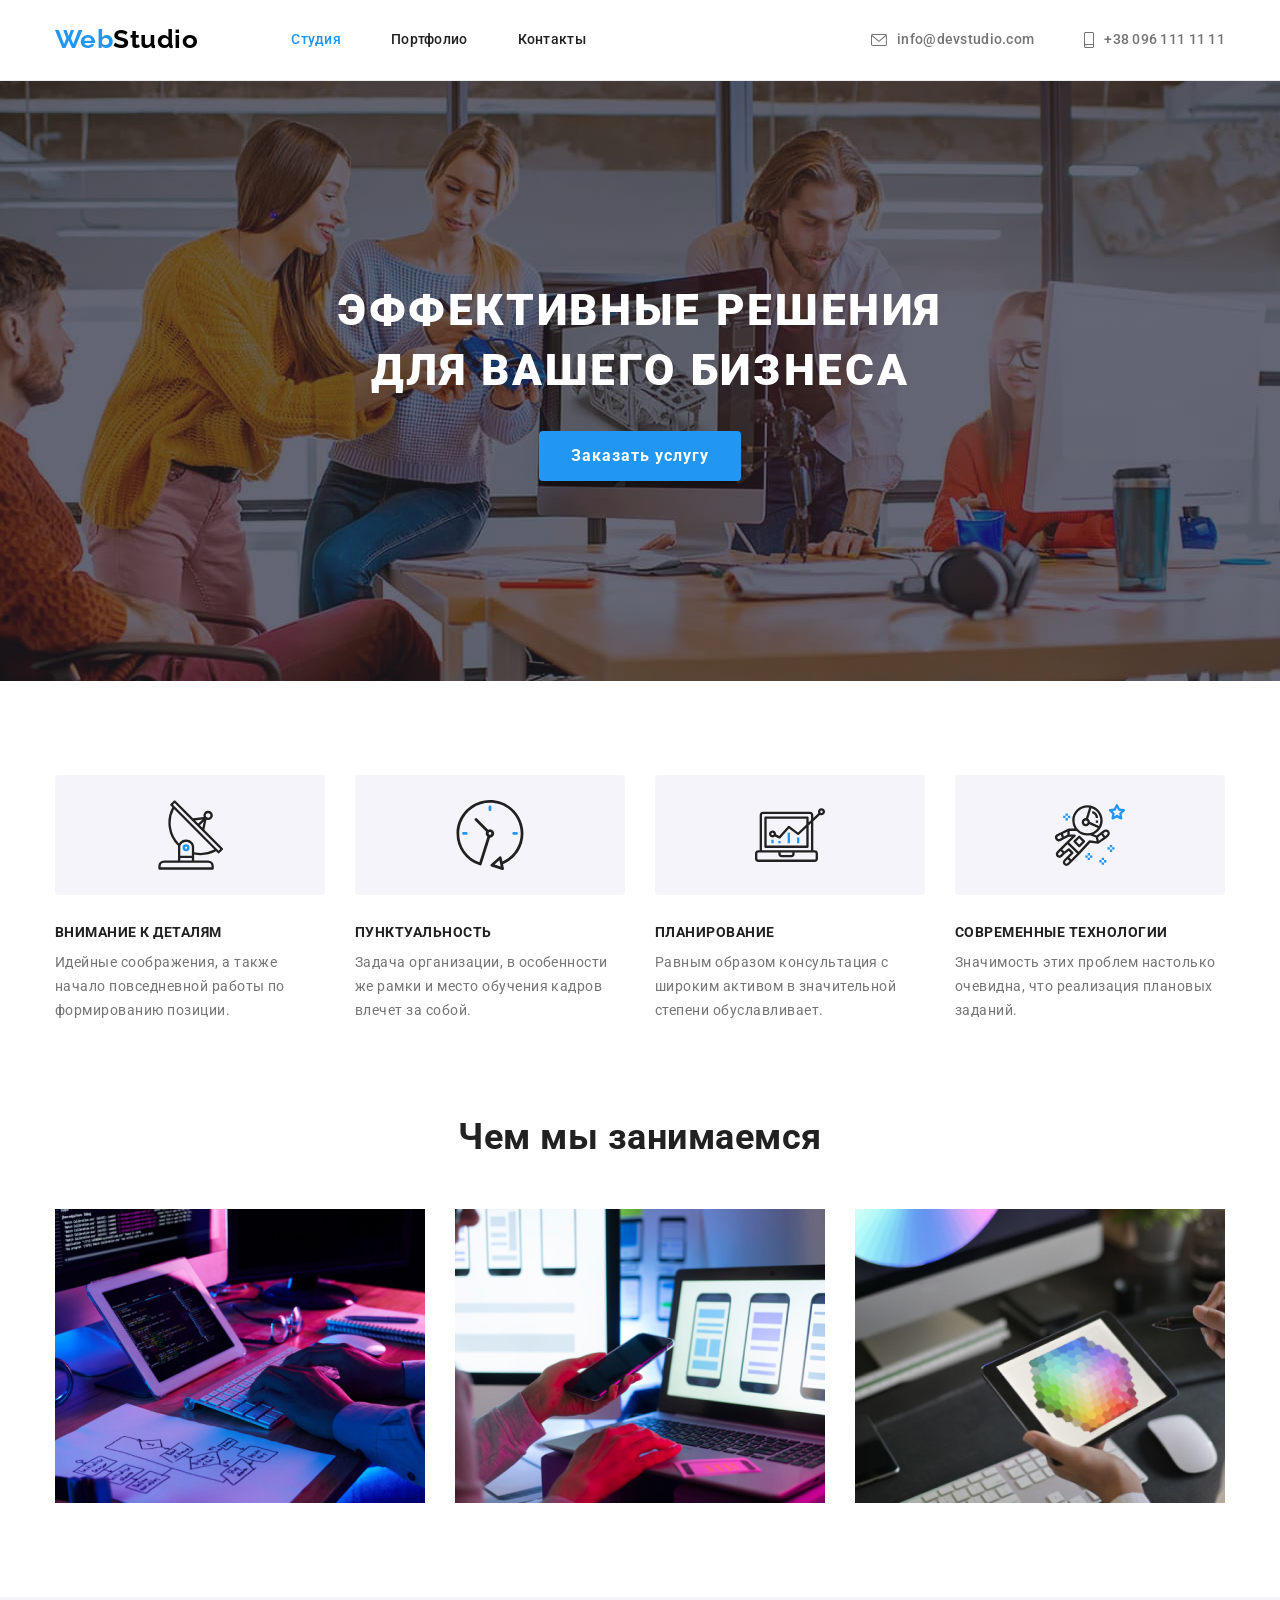
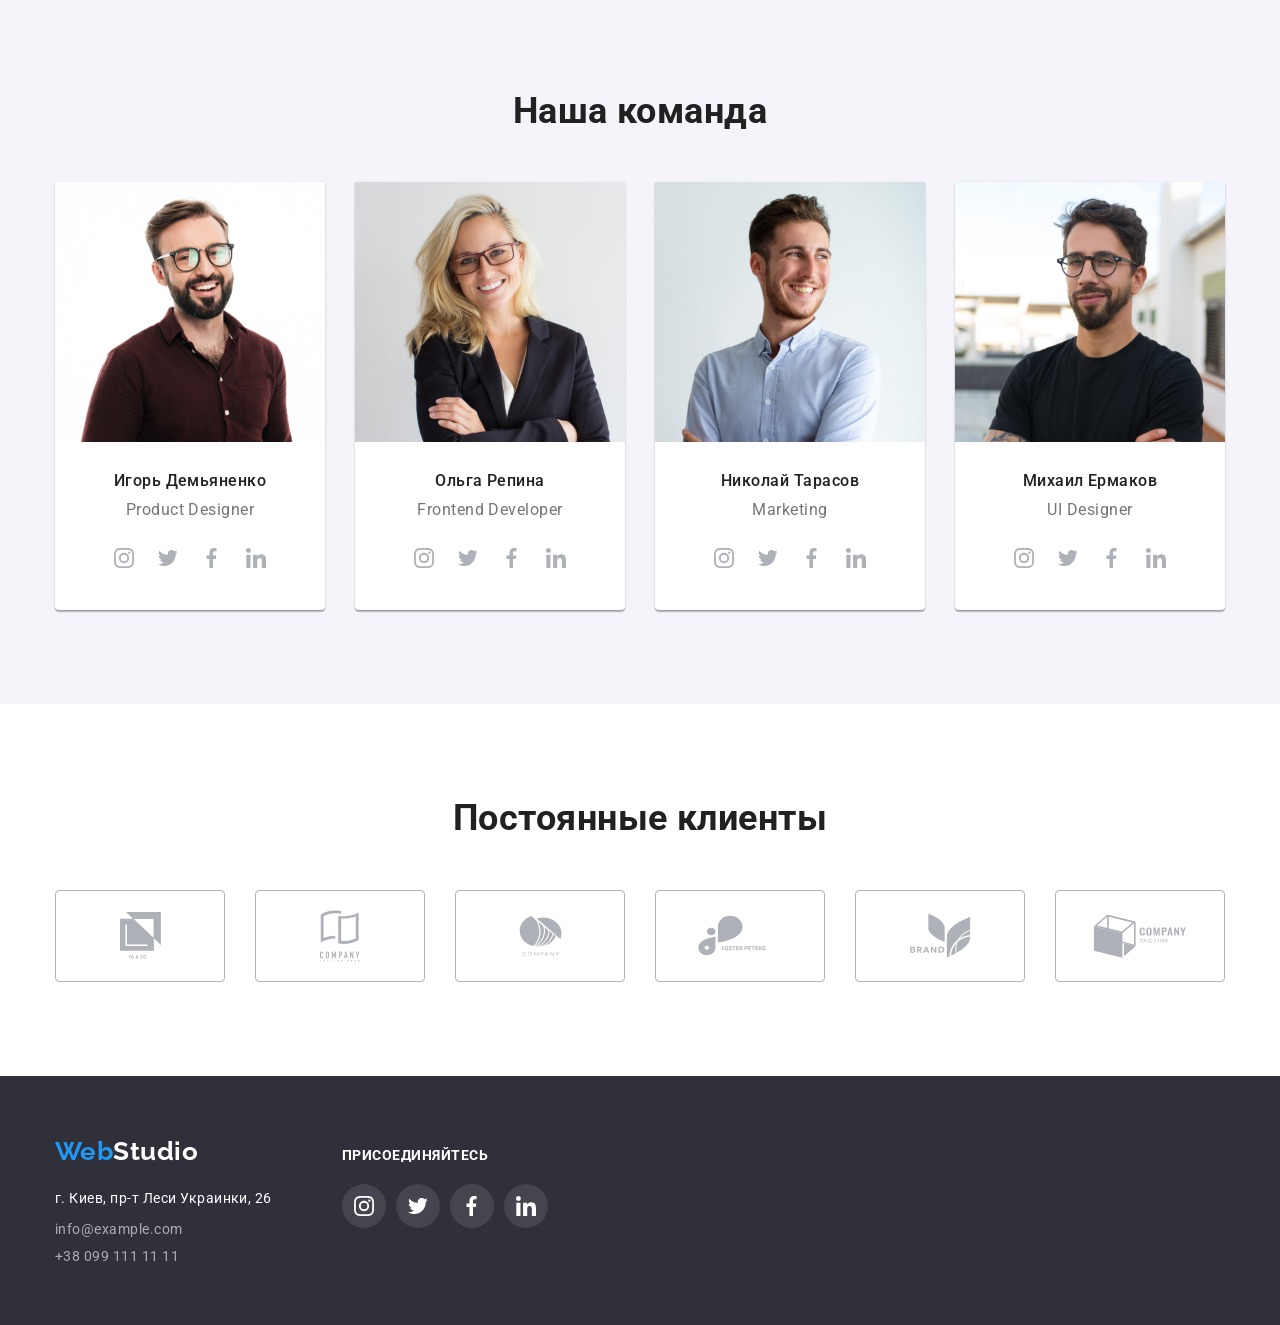
<file: index.html>
<!DOCTYPE html>
<html lang="ru">
  <head>
    <meta charset="UTF-8" />
    <meta http-equiv="X-UA-Compatible" content="IE=edge" />
    <meta name="viewport" content="width=device-width, initial-scale=1.0" />
    <title>Студия</title>
    <link rel="preconnect" href="https://fonts.googleapis.com" />
    <link rel="preconnect" href="https://fonts.gstatic.com" crossorigin />
    <link
      href="https://fonts.googleapis.com/css2?family=Raleway:wght@700&family=Roboto:wght@400;500;700;900&display=swap"
      rel="stylesheet"
    />
    <link
      rel="stylesheet"
      href="https://cdnjs.cloudflare.com/ajax/libs/modern-normalize/1.1.0/modern-normalize.min.css"
    />
    <link rel="stylesheet" href="./css/styles.css" />
  </head>

  <body>
    <header class="header">
      <div class="container main-nav">
        <nav class="header-nav">
          <a lang="en" href="https://goit.ua/" class="header-logo link"
            >Web<span class="header-studio">Studio</span></a
          >
          <ul class="header-list list">
            <li class="header-item">
              <a href="./index.html" class="header-link link current">Студия</a>
            </li>
            <li class="header-item">
              <a href="./portfolio.html" class="header-link link">Портфолио</a>
            </li>
            <li class="header-item"><a href="" class="header-link link">Контакты</a></li>
          </ul>
        </nav>

        <ul class="header-contacts-list list">
          <li class="header-contacts-item">
            <a href="mailto:info@devstudio.com" class="header-contacts-link link">
              <svg class="header-icons" width="16" height="12">
                <use href="./images/icons.svg#mail"></use>
              </svg>
              info@devstudio.com</a
            >
          </li>
          <li class="header-contacts-item">
            <a href="tel:+380961111111" class="header-contacts-link link">
              <svg class="header-icons" width="10" height="16">
                <use href="./images/icons.svg#smartphone"></use>
              </svg>
              +38 096 111 11 11</a
            >
          </li>
        </ul>
      </div>
    </header>

    <main>
      <section class="hero overlay">
        <div class="container">
          <h1 class="hero-title">Эффективные решения для вашего бизнеса</h1>
          <button type="button" class="hero-button">Заказать услугу</button>
        </div>
      </section>

      <section class="qualities section">
        <div class="container">
          <h2 class="visually-hidden">Особенности</h2>
          <ul class="qualities-list list">
            <li class="qualities-item">
              <div class="qualities-icons-bg">
                <svg width="65" height="70">
                  <use href="./images/icons.svg#antenna"></use>
                </svg>
              </div>
              <h3 class="qualities-title">Внимание к деталям</h3>
              <p class="qualities-description">
                Идейные соображения, а также начало повседневной работы по формированию позиции.
              </p>
            </li>
            <li class="qualities-item">
              <div class="qualities-icons-bg">
                <svg class="qualities-icons">
                  <use href="./images/icons.svg#clock"></use>
                </svg>
              </div>
              <h3 class="qualities-title">Пунктуальность</h3>
              <p class="qualities-description">
                Задача организации, в особенности же рамки и место обучения кадров влечет за собой.
              </p>
            </li>
            <li class="qualities-item">
              <div class="qualities-icons-bg">
                <svg class="qualities-icons">
                  <use href="./images/icons.svg#diagram"></use>
                </svg>
              </div>
              <h3 class="qualities-title">Планирование</h3>
              <p class="qualities-description">
                Равным образом консультация с широким активом в значительной степени обуславливает.
              </p>
            </li>
            <li class="qualities-item">
              <div class="qualities-icons-bg">
                <svg class="qualities-icons">
                  <use href="./images/icons.svg#astronaut"></use>
                </svg>
              </div>
              <h3 class="qualities-title">Современные технологии</h3>
              <p class="qualities-description">
                Значимость этих проблем настолько очевидна, что реализация плановых заданий.
              </p>
            </li>
          </ul>
        </div>
      </section>

      <section class="skills section">
        <div class="container">
          <h2 class="skills-title secondary-title">Чем мы занимаемся</h2>
          <ul class="skills-list list">
            <li class="skills-item">
              <img src="./images/box1.jpg" alt="Coding" width="370" />
            </li>
            <li class="skills-item">
              <img src="./images/box2.jpg" alt="Compatibility" width="370" />
            </li>
            <li class="skills-item">
              <img src="./images/box3.jpg" alt="Design" width="370" />
            </li>
          </ul>
        </div>
      </section>

      <section class="team section">
        <div class="container">
          <h2 class="team-title secondary-title">Наша команда</h2>
          <ul class="team-list list">
            <li class="team-item">
              <img src="./images/team_member1.jpg" alt="Игорь Демьяненко" width="270" />
              <div class="team-member-card">
                <h3 class="team-member-title">Игорь Демьяненко</h3>
                <p lang="en" class="team-member-position">Product Designer</p>
                <ul class="team-member-socials-list list flex">
                <li class="team-member-socials-item">
                  <a class="link flex" href="">
                    <svg class="team-member-socials-icon">
                      <use href="./images/icons.svg#instagram"></use>
                    </svg>
                  </a>
                </li>
                <li class="team-member-socials-item">
                  <a class="link flex" href="">
                    <svg class="team-member-socials-icon">
                      <use href="./images/icons.svg#twitter">
                    </svg>
                  </a>
                </li>
                <li class="team-member-socials-item">
                  <a class="link flex" href="">
                    <svg class="team-member-socials-icon">
                      <use href="./images/icons.svg#facebook"></use>
                    </svg>
                  </a>
                </li>
                <li class="team-member-socials-item">
                  <a class="link flex" href="">
                    <svg class="team-member-socials-icon">
                      <use href="./images/icons.svg#linkedin"></use>
                    </svg>
                  </a>
                </li>
              </ul>
              </div>
            </li>
            <li class="team-item">
              <img src="./images/team_member2.jpg" alt="Ольга Репина" width="270" />
              <div class="team-member-card">
                <h3 class="team-member-title">Ольга Репина</h3>
                <p lang="en" class="team-member-position">Frontend Developer</p>
                <ul class="team-member-socials-list list flex">
                <li class="team-member-socials-item">
                  <a class="link flex" href="">
                    <svg class="team-member-socials-icon">
                      <use href="./images/icons.svg#instagram"></use>
                    </svg>
                  </a>
                </li>
                <li class="team-member-socials-item">
                  <a class="link flex" href="">
                    <svg class="team-member-socials-icon">
                      <use href="./images/icons.svg#twitter">
                    </svg>
                  </a>
                </li>
                <li class="team-member-socials-item">
                  <a class="link flex" href="">
                    <svg class="team-member-socials-icon">
                      <use href="./images/icons.svg#facebook"></use>
                    </svg>
                  </a>
                </li>
                <li class="team-member-socials-item">
                  <a class="link flex" href="">
                    <svg class="team-member-socials-icon">
                      <use href="./images/icons.svg#linkedin"></use>
                    </svg>
                  </a>
                </li>
              </ul>
              </div>
            </li>
            <li class="team-item">
              <img src="./images/team_member3.jpg" alt="Николай Тарасов" width="270" />
              <div class="team-member-card">
                <h3 class="team-member-title">Николай Тарасов</h3>
                <p lang="en" class="team-member-position">Marketing</p>
                <ul class="team-member-socials-list list flex">
                <li class="team-member-socials-item">
                  <a class="link flex" href="">
                    <svg class="team-member-socials-icon">
                      <use href="./images/icons.svg#instagram"></use>
                    </svg>
                  </a>
                </li>
                <li class="team-member-socials-item">
                  <a class="link flex" href="">
                    <svg class="team-member-socials-icon">
                      <use href="./images/icons.svg#twitter">
                    </svg>
                  </a>
                </li>
                <li class="team-member-socials-item">
                  <a class="link flex" href="">
                    <svg class="team-member-socials-icon">
                      <use href="./images/icons.svg#facebook"></use>
                    </svg>
                  </a>
                </li>
                <li class="team-member-socials-item">
                  <a class="link flex" href="">
                    <svg class="team-member-socials-icon">
                      <use href="./images/icons.svg#linkedin"></use>
                    </svg>
                  </a>
                </li>
              </ul>
              </div>
            </li>
            <li class="team-item">
              <img src="./images/team_member4.jpg" alt="Михаил Ермаков" width="270" />
              <div class="team-member-card">
                <h3 class="team-member-title">Михаил Ермаков</h3>
                <p lang="en" class="team-member-position">UI Designer</p>
                <ul class="team-member-socials-list list flex">
                <li class="team-member-socials-item">
                  <a class="link flex" href="">
                    <svg class="team-member-socials-icon">
                      <use href="./images/icons.svg#instagram"></use>
                    </svg>
                  </a>
                </li>
                <li class="team-member-socials-item">
                  <a class="link flex" href="">
                    <svg class="team-member-socials-icon">
                      <use href="./images/icons.svg#twitter">
                    </svg>
                  </a>
                </li>
                <li class="team-member-socials-item">
                  <a class="link flex" href="">
                    <svg class="team-member-socials-icon">
                      <use href="./images/icons.svg#facebook"></use>
                    </svg>
                  </a>
                </li>
                <li class="team-member-socials-item">
                  <a class="link flex" href="">
                    <svg class="team-member-socials-icon">
                      <use href="./images/icons.svg#linkedin"></use>
                    </svg>
                  </a>
                </li>
              </ul>
              </div>
            </li>
          </ul>
        </div>
      </section>

      <section class="clients section container">
        <h2 class="clients-title secondary-title">Постоянные клиенты</h2>
        <ul class="clients-list list flex">
          <li class="clients-list-item flex">
            <a class="link flex" href="">
              <svg class="clients-icon" width="41" height="47">
                <use href="./images/icons.svg#company1"></use>
              </svg>
            </a>
          </li>
          <li class="clients-list-item li">
            <a class="link flex" href="">
              <svg class="clients-icon" width="40" height="52">
                <use href="./images/icons.svg#company2"></use>
              </svg>
            </a>
          </li>
          <li class="clients-list-item">
            <a class="link flex" href="">
              <svg class="clients-icon" width="43" height="41">
                <use href="./images/icons.svg#company3"></use>
              </svg>
            </a>
          </li>
          <li class="clients-list-item">
            <a class="link flex" href="">
              <svg class="clients-icon" width="84" height="41">
                <use href="./images/icons.svg#company4"></use>
              </svg>
            </a>
          </li>
          <li class="clients-list-item">
            <a class="link flex" href="">
              <svg class="clients-icon" width="63" height="45">
                <use href="./images/icons.svg#company5"></use>
              </svg>
            </a>
          </li>
          <li class="clients-list-item">
            <a class="link flex" href="">
              <svg class="clients-icon" width="94" height="44">
                <use href="./images/icons.svg#company6"></use>
              </svg>
            </a>
          </li>
        </ul>
      </section>
    </main>

    <footer class="footer">
      <div class="container flex">
        <div class="footer-contacts">
          <a lang="en" href="https://goit.ua/" class="footer-logo link"
            >Web<span class="footer-studio">Studio</span>
          </a>
          <address>
            <ul class="footer-list list">
              <li class="footer-item">
                <a href="https://goo.gl/maps/9kLPgh8DZqMoMKWZ7" class="footer-street-link link"
                  >г. Киев, пр-т Леси Украинки, 26</a
                >
              </li>
              <li class="footer-item">
                <a href="mailto:info@example.com" class="footer-contacts-link link"
                  >info@example.com</a
                >
              </li>
              <li class="footer-item">
                <a href="tel:+380991111111" class="footer-contacts-link link">+38 099 111 11 11</a>
              </li>
            </ul>
          </address>
        </div>

        <div class="social-links">
          <h3 class="social-links-title">присоединяйтесь</h3>
          <ul class="social-links-list list flex">
            <li class="social-links-item">
              <a class="link flex" href="">
                <svg class="social-links-icon">
                  <use href="./images/icons.svg#instagram"></use>
                </svg>
              </a>
            </li>
            <li class="social-links-item">
              <a class="link flex" href="">
                <svg class="social-links-icon">
                  <use href="./images/icons.svg#twitter"></use>
                </svg>
              </a>
            </li>
            <li class="social-links-item">
              <a class="link flex" href="">
                <svg class="social-links-icon">
                  <use href="./images/icons.svg#facebook"></use>
                </svg>
              </a>
            </li>
            <li class="social-links-item">
              <a class="link flex" href="">
                <svg class="social-links-icon">
                  <use href="./images/icons.svg#linkedin"></use>
                </svg>
              </a>
            </li>
          </ul>
        </div>
      </div>
    </footer>
  </body>
</html>
</file>
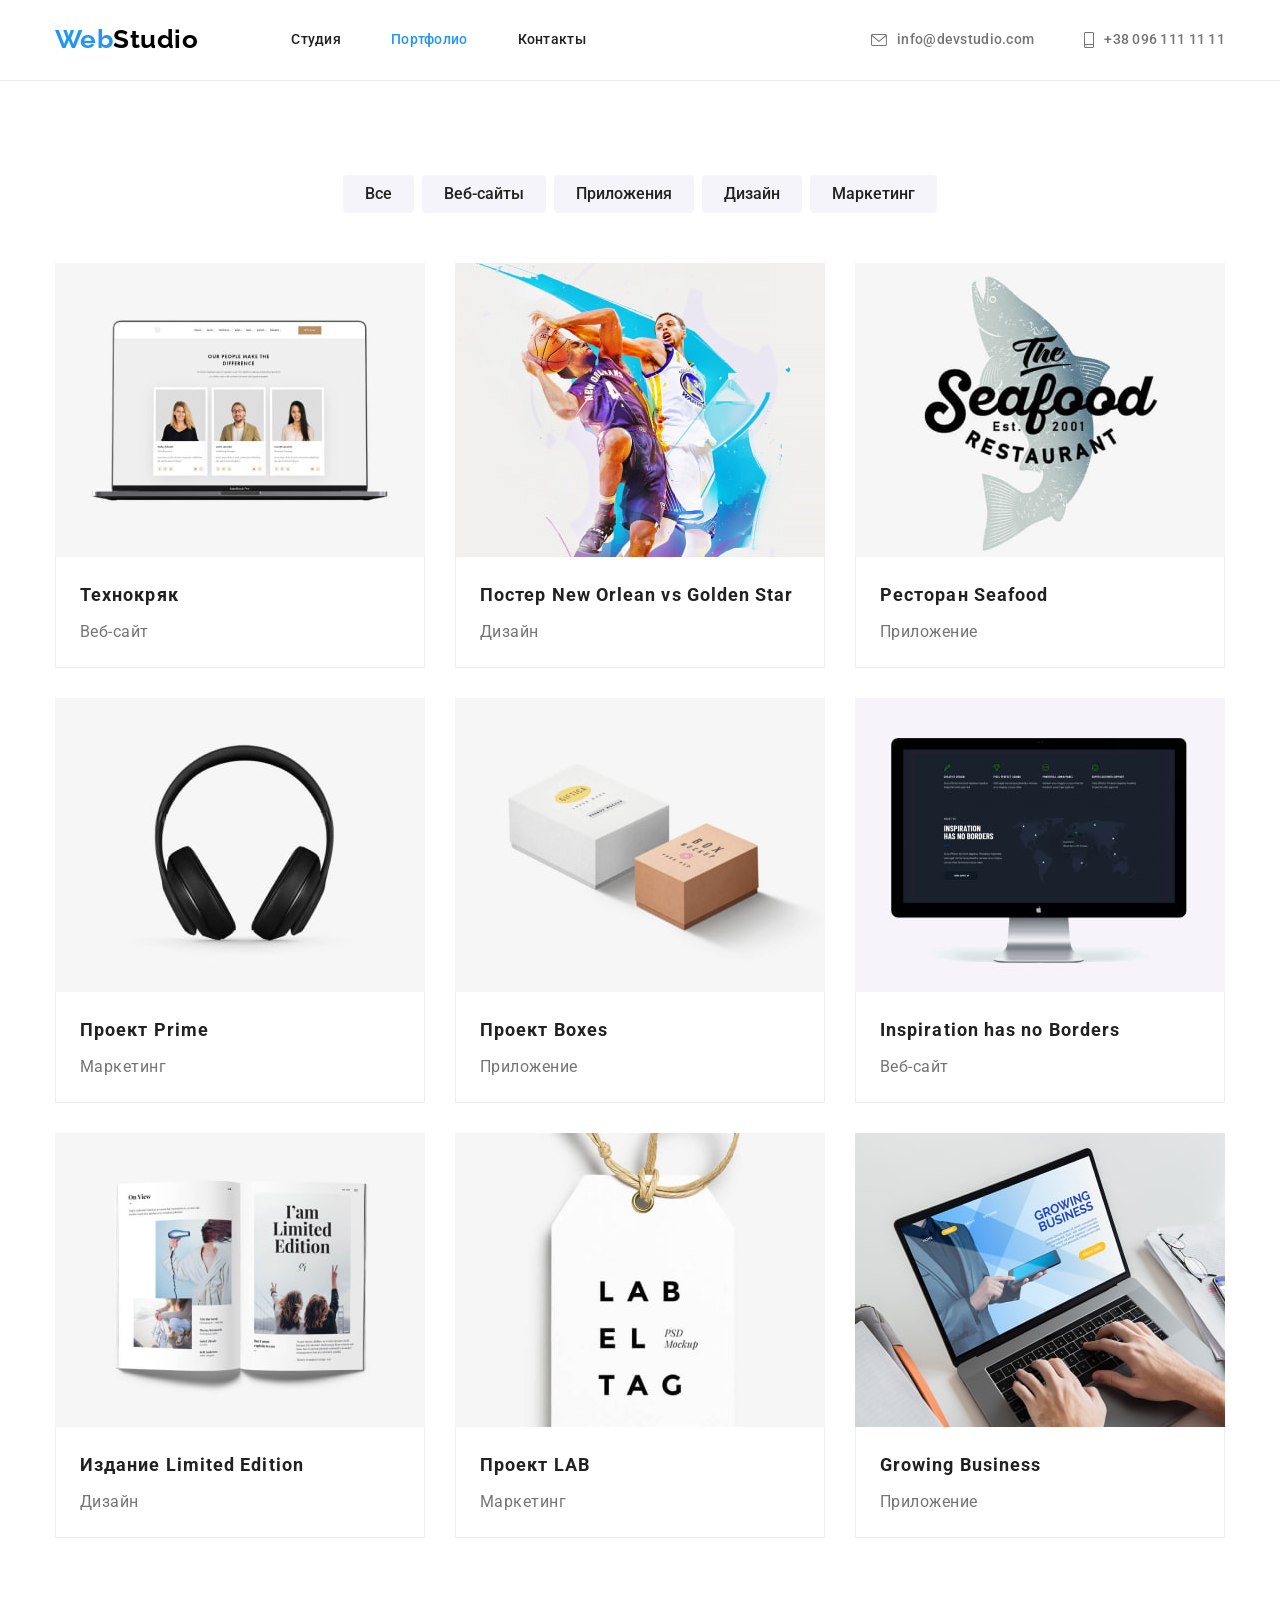
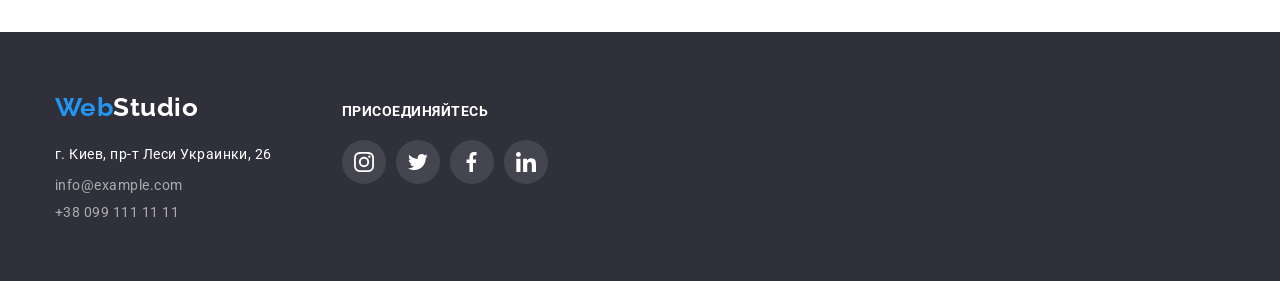
<file: portfolio.html>
<!DOCTYPE html>
<html lang="ru">
  <head>
    <meta charset="UTF-8" />
    <meta http-equiv="X-UA-Compatible" content="IE=edge" />
    <meta name="viewport" content="width=device-width, initial-scale=1.0" />
    <title>Портфолио</title>
    <link rel="preconnect" href="https://fonts.googleapis.com" />
    <link rel="preconnect" href="https://fonts.gstatic.com" crossorigin />
    <link
      href="https://fonts.googleapis.com/css2?family=Raleway:wght@700&family=Roboto:wght@400;500;700;900&display=swap"
      rel="stylesheet"
    />
    <link
      rel="stylesheet"
      href="https://cdnjs.cloudflare.com/ajax/libs/modern-normalize/1.1.0/modern-normalize.min.css"
    />
    <link rel="stylesheet" href="./css/styles.css" />
  </head>

  <body>
    <header class="header">
      <div class="container main-nav">
        <nav class="header-nav">
          <a lang="en" href="https://goit.ua/" class="header-logo link"
            >Web<span class="header-studio">Studio</span></a
          >
          <ul class="header-list list">
            <li class="header-item"><a href="./index.html" class="header-link link">Студия</a></li>
            <li class="header-item">
              <a href="./portfolio.html" class="header-link link current">Портфолио</a>
            </li>
            <li class="header-item"><a href="" class="header-link link">Контакты</a></li>
          </ul>
        </nav>

        <ul class="header-contacts-list list">
          <li class="header-contacts-item">
            <a href="mailto:info@devstudio.com" class="header-contacts-link link">
              <svg class="header-icons" width="16" height="12">
                <use href="./images/icons.svg#mail"></use>
              </svg>
              info@devstudio.com</a
            >
          </li>
          <li class="header-contacts-item">
            <a href="tel:+380961111111" class="header-contacts-link link">
              <svg class="header-icons" width="10" height="16">
                <use href="./images/icons.svg#smartphone"></use>
              </svg>
              +38 096 111 11 11</a
            >
          </li>
        </ul>
      </div>
    </header>

    <main>
      <section class="projects section">
        <div class="container">
          <ul class="filters-list list">
            <li class="filters-item"><button type="button" class="filter-button">Все</button></li>
            <li class="filters-item">
              <button type="button" class="filter-button">Веб-сайты</button>
            </li>
            <li class="filters-item">
              <button type="button" class="filter-button">Приложения</button>
            </li>
            <li class="filters-item">
              <button type="button" class="filter-button">Дизайн</button>
            </li>
            <li class="filters-item">
              <button type="button" class="filter-button">Маркетинг</button>
            </li>
          </ul>
        </div>

        <div class="container">
          <ul class="projects-list list">
            <li class="projects-item">
              <a href="" class="projects-link link">
                <img src="./images/techno-crack.jpg" alt="Технокряк" width="370" />
                <div class="projects-card">
                  <h3 class="projects-title">Технокряк</h3>
                  <p class="projects-category">Веб-сайт</p>
                </div>
              </a>
            </li>
            <li class="projects-item">
              <a href="" class="projects-link link">
                <img
                  src="./images/poster-no-vs-gs.jpg"
                  alt="Постер New Orlean vs Golden Star"
                  width="370"
                />
                <div class="projects-card">
                  <h3 class="projects-title">Постер New Orlean vs Golden Star</h3>
                  <p class="projects-category">Дизайн</p>
                </div>
              </a>
            </li>
            <li class="projects-item">
              <a href="" class="projects-link link">
                <img src="./images/seafood-restaurant.jpg" alt="Ресторан Seafood" width="370" />
                <div class="projects-card">
                  <h3 class="projects-title">Ресторан Seafood</h3>
                  <p class="projects-category">Приложение</p>
                </div>
              </a>
            </li>
            <li class="projects-item">
              <a href="" class="projects-link link">
                <img src="./images/project-prime.jpg" alt="Проект Prime" width="370" />
                <div class="projects-card">
                  <h3 class="projects-title">Проект Prime</h3>
                  <p class="projects-category">Маркетинг</p>
                </div>
              </a>
            </li>
            <li class="projects-item">
              <a href="" class="projects-link link">
                <img src="./images/project-boxes.jpg" alt="Проект Boxes" width="370" />
                <div class="projects-card">
                  <h3 class="projects-title">Проект Boxes</h3>
                  <p class="projects-category">Приложение</p>
                </div>
              </a>
            </li>
            <li class="projects-item">
              <a href="" class="projects-link link">
                <img
                  src="./images/inspiration-has-no-borders.jpg"
                  alt="Inspiration has no Borders"
                  width="370"
                />
                <div class="projects-card">
                  <h3 lang="en" class="projects-title">Inspiration has no Borders</h3>
                  <p class="projects-category">Веб-сайт</p>
                </div>
              </a>
            </li>
            <li class="projects-item">
              <a href="" class="projects-link link">
                <img src="./images/limited-edition.jpg" alt="Издание Limited Edition" width="370" />
                <div class="projects-card">
                  <h3 class="projects-title">Издание Limited Edition</h3>
                  <p class="projects-category">Дизайн</p>
                </div>
              </a>
            </li>
            <li class="projects-item">
              <a href="" class="projects-link link">
                <img src="./images/project-lab.jpg" alt="Проект LAB" width="370" />
                <div class="projects-card">
                  <h3 class="projects-title">Проект LAB</h3>
                  <p class="projects-category">Маркетинг</p>
                </div>
              </a>
            </li>
            <li class="projects-item">
              <a href="" class="projects-link link">
                <img src="./images/growing-business.jpg" alt="Growing Business" width="370" />
                <div class="projects-card">
                  <h3 class="projects-title">Growing Business</h3>
                  <p class="projects-category">Приложение</p>
                </div>
              </a>
            </li>
          </ul>
        </div>
      </section>
    </main>

    <footer class="footer">
      <div class="container flex">
        <div class="footer-contacts">
          <a lang="en" href="https://goit.ua/" class="footer-logo link"
            >Web<span class="footer-studio">Studio</span>
          </a>
          <address>
            <ul class="footer-list list">
              <li class="footer-item">
                <a href="https://goo.gl/maps/9kLPgh8DZqMoMKWZ7" class="footer-street-link link"
                  >г. Киев, пр-т Леси Украинки, 26</a
                >
              </li>
              <li class="footer-item">
                <a href="mailto:info@example.com" class="footer-contacts-link link"
                  >info@example.com</a
                >
              </li>
              <li class="footer-item">
                <a href="tel:+380991111111" class="footer-contacts-link link">+38 099 111 11 11</a>
              </li>
            </ul>
          </address>
        </div>

        <div class="social-links">
          <h3 class="social-links-title">присоединяйтесь</h3>
          <ul class="social-links-list list flex">
            <li class="social-links-item">
              <a class="link flex" href="">
                <svg class="social-links-icon">
                  <use href="./images/icons.svg#instagram"></use>
                </svg>
              </a>
            </li>
            <li class="social-links-item">
              <a class="link flex" href="">
                <svg class="social-links-icon">
                  <use href="./images/icons.svg#twitter"></use>
                </svg>
              </a>
            </li>
            <li class="social-links-item">
              <a class="link flex" href="">
                <svg class="social-links-icon">
                  <use href="./images/icons.svg#facebook"></use>
                </svg>
              </a>
            </li>
            <li class="social-links-item">
              <a class="link flex" href="">
                <svg class="social-links-icon">
                  <use href="./images/icons.svg#linkedin"></use>
                </svg>
              </a>
            </li>
          </ul>
        </div>
      </div>
    </footer>
  </body>
</html>
</file>
<file: css/styles.css>
:root {
  --primary-title-color: #ffffff;
  --secondary-title-color: #212121;
  --primary-text-color: #757575;
  --secondary-text-color: #212121;
  --accent-color: #2196f3;
  --header-text-color: #212121;
  --header-contacts-color: #757575;
}

/*-------------BODY-------------*/

h1,
h2,
h3,
h4,
h5,
h6,
ul,
p {
  margin: 0;
  padding: 0;
}

body {
  font-family: 'Roboto', sans-serif;
  letter-spacing: 0.03em;
  color: #ffffff;
}

.container {
  width: 1200px;
  padding-right: 15px;
  padding-left: 15px;
  margin: auto;
}

.visually-hidden {
  position: absolute;
  width: 1px;
  height: 1px;
  margin: -1px;
  padding: 0;
  overflow: hidden;
  border: 0;
  clip: rect(0 0 0 0);
}

.link {
  text-decoration: none;
}

.list {
  list-style: none;
}

.secondary-title {
  margin-bottom: 50px;

  font-weight: 700;
  font-size: 36px;
  line-height: 1.16;
  text-align: center;
  color: var(--secondary-title-color);
}

.flex {
  display: flex;
}

img {
  display: block;
}

/*-------------HEADER-------------*/

.header {
  border-bottom: 1px solid #ececec;
}

.main-nav {
  display: flex;
  align-items: center;
}

.header-nav {
  display: flex;
  align-items: center;
}

.header-list {
  display: flex;
  margin-left: 93px;
}

.header-list .header-item + .header-item {
  margin-left: 50px;
}

.header-logo {
  padding-top: 24px;
  padding-bottom: 25px;

  font-family: Raleway;
  font-weight: 700;
  font-size: 26px;
  line-height: 1.19;
  color: var(--accent-color);
}

.header-studio {
  color: #000000;
}

.header-link {
  padding-top: 32px;
  padding-bottom: 32px;
  display: block;

  font-weight: 500;
  font-size: 14px;
  line-height: 1.14;
  letter-spacing: 0.02em;
  color: var(--header-text-color);
}

.header-link:hover,
.header-link:focus,
.current {
  color: var(--accent-color);
}

.header-contacts-list {
  display: flex;
  margin-left: auto;
}

.header-contacts-list .header-contacts-item + .header-contacts-item {
  margin-left: 50px;
}

.header-contacts-link {
  display: flex;
  padding-top: 32px;
  padding-bottom: 32px;
  align-items: center;

  font-weight: 500;
  font-size: 14px;
  line-height: 1.14;
  letter-spacing: 0.02em;
  color: var(--header-contacts-color);
}

.header-contacts-link:hover,
.header-contacts-link:focus {
  color: var(--accent-color);
}

.header-icons {
  margin-right: 10px;
  fill: currentColor;
}

/*-------------HERO-------------*/

.hero {
  display: flex;
  justify-content: center;
  padding-top: 200px;
  padding-bottom: 200px;

  background: #2f303a;
}

.overlay {
  max-width: 1600px;
  height: 600px;
  margin-right: auto;
  margin-left: auto;

  background-image: linear-gradient(to bottom, rgba(47, 48, 58, 0.4), rgba(47, 48, 58, 0.4)),
    url('../images/overlay.jpg');
  background-repeat: no-repeat;
  background-position: center;
  background-size: cover;
}

.hero-title {
  margin-bottom: 30px;
  margin-left: auto;
  margin-right: auto;
  width: 696px;

  font-weight: 900;
  font-size: 44px;
  line-height: 1.36;
  text-align: center;
  letter-spacing: 0.06em;
  text-transform: uppercase;
  color: var(--primary-title-color);
}

.hero-button {
  min-width: 200px;
  padding: 10px 32px;
  margin: 0 auto;
  display: block;

  background: var(--accent-color);
  box-shadow: 0px 4px 4px rgba(0, 0, 0, 0.15);
  border-radius: 4px;
  border: none;
  cursor: pointer;

  font-family: inherit;
  font-weight: 700;
  font-size: 16px;
  line-height: 1.88;
  text-align: center;
  letter-spacing: 0.06em;
  color: #ffffff;
}

.hero-button:hover,
.hero-button:focus {
  background-color: #188ce8;
}

/*-------------MAIN-------------*/

.section {
  padding-top: 94px;
  padding-bottom: 94px;
}

/*-------------QUALITIES-------------*/

.qualities {
  padding-bottom: 0;
}

.qualities-list {
  display: flex;
  flex-wrap: row;
  margin-left: -30px;
}

.qualities-item {
  flex-basis: calc(100% / 4 - 30px);
  margin-left: 30px;
}

.qualities-icons-bg {
  display: flex;
  align-items: center;
  justify-content: center;
  height: 120px;
  margin-bottom: 30px;

  background: #f5f4fa;
  border-radius: 4px;
}

.qualities-icons {
  width: 70px;
  height: 70px;
}

.qualities-title {
  margin-bottom: 10px;

  font-weight: 700;
  font-size: 14px;
  line-height: 1.14;
  text-transform: uppercase;
  color: var(--secondary-title-color);
}

.qualities-description {
  font-size: 14px;
  line-height: 1.71;
  color: var(--primary-text-color);
}

/*-------------SKILLS-------------*/

.skills-list {
  display: flex;
  flex-wrap: wrap;
  margin-left: -30px;
}

.skills-item {
  flex-basis: calc(100% / 3 - 30px);
  margin-left: 30px;
}

/*-------------TEAM-------------*/

.team {
  background: #f5f4fa;
}

.team-list {
  display: flex;
  flex-wrap: wrap;
  margin-left: -30px;
}

.team-item {
  flex-basis: calc(100% / 4 - 30px);
  margin-left: 30px;

  background: #ffffff;
  box-shadow: 0px 1px 3px rgba(0, 0, 0, 0.12), 0px 1px 1px rgba(0, 0, 0, 0.14),
    0px 2px 1px rgba(0, 0, 0, 0.2);
  border-radius: 0px 0px 4px 4px;
}

.team-member-card {
  padding-top: 30px;
  padding-bottom: 30px;
}

.team-member-title {
  margin-bottom: 10px;

  font-weight: 500;
  font-size: 16px;
  line-height: 1.18;
  text-align: center;
  color: var(--secondary-title-color);
}

.team-member-position {
  margin-bottom: 16px;

  font-size: 16px;
  line-height: 1.18;
  text-align: center;
  color: var(--primary-text-color);
}

.team-member-socials-list {
  align-items: center;
  justify-content: center;
}

.team-member-socials-item a {
  width: 44px;
  height: 44px;
  align-items: center;
  justify-content: center;

  color: #afb1b8;
  border-radius: 50%;
}

.team-member-socials-item a:hover,
.team-member-socials-item a:focus {
  color: white;
  background-color: var(--accent-color);
}

.team-member-socials-icon {
  width: 20px;
  height: 20px;

  fill: currentColor;
}

/*-------------CLIENTS-------------*/

.clients-list {
  flex-wrap: wrap;
  margin-left: -30px;
}

.clients-list-item {
  flex-basis: calc(100% / 6 - 30px);
  margin-left: 30px;
}

.clients-list-item a {
  width: 170px;
  height: 92px;
  align-items: center;
  justify-content: center;

  color: #afb1b8;
  border: 1px solid #afb1b8;
  border-radius: 4px;
}

.clients-list-item a:hover,
.clients-list-item a:focus {
  color: var(--accent-color);
  border: 1px solid var(--accent-color);
}

.clients-icon {
  fill: currentColor;
}

/*-------------PORTFOLIO-------------*/

.filters-list {
  display: flex;
  justify-content: center;
  margin-bottom: 50px;
}

.filters-item:not(:last-child) {
  margin-right: 8px;
}

.filter-button {
  font-family: inherit;
  font-weight: 500;
  font-size: 16px;
  line-height: 1.62;
  text-align: center;
  color: var(--secondary-title-color);
  background-color: #f5f4fa;
  cursor: pointer;
  border-radius: 4px;
  border: none;
  padding: 6px 22px;
}

.filter-button:hover,
.filter-button:focus {
  color: #ffffff;
  background-color: var(--accent-color);
  box-shadow: 0px 3px 1px rgba(0, 0, 0, 0.1), 0px 1px 2px rgba(0, 0, 0, 0.08),
    0px 2px 2px rgba(0, 0, 0, 0.12);
}

.projects-list {
  display: flex;
  flex-wrap: wrap;
  margin-left: -30px;
  margin-top: -30px;
}

.projects-item {
  flex-basis: calc(100% / 3 - 30px);
  margin-left: 30px;
  margin-top: 30px;
}

.projects-link:hover,
.projects-link:focus {
  display: block;
  box-sizing: border-box;
  box-shadow: 0px 1px 1px rgba(0, 0, 0, 0.12), 0px 4px 4px rgba(0, 0, 0, 0.06),
    1px 4px 6px rgba(0, 0, 0, 0.16);
}

.projects-card {
  padding: 20px 24px;

  border: 1px solid #eeeeee;
  border-width: 0 1px 1px 1px;
}

.projects-title {
  padding-bottom: 4px;

  font-weight: 700;
  font-size: 18px;
  line-height: 2;
  letter-spacing: 0.06em;
  color: var(--secondary-title-color);
}

.projects-category {
  font-size: 16px;
  line-height: 1.87;
  color: var(--primary-text-color);
}

/*-------------FOOTER-------------*/

.footer {
  background: #2f303a;
  padding-top: 60px;
  padding-bottom: 60px;
}

.footer-contacts {
  display: inline-block;
  margin-right: 70px;
}

.footer-logo {
  display: block;
  margin-bottom: 20px;

  font-family: Raleway;
  font-weight: 700;
  font-size: 26px;
  line-height: 1.19;
  color: var(--accent-color);
}

.footer-studio {
  color: #ffffff;
}

.footer-item:not(:last-child) {
  margin-bottom: 9px;
}

.footer-street-link {
  font-style: normal;
  font-size: 14px;
  line-height: 1.71;
  color: #ffffff;
}

.footer-street-link:hover,
.footer-street-link:focus {
  color: var(--accent-color);
}

.footer-contacts-link {
  font-style: normal;
  font-size: 14px;
  line-height: 1.71px;
  color: rgba(255, 255, 255, 0.6);
}

.footer-contacts-link:hover,
.footer-contacts-link:focus {
  color: var(--accent-color);
}

/*-------------SOCIAL LINKS-------------*/

.social-links {
  vertical-align: top;
  display: inline-block;
}

.social-links-title {
  margin-top: 12px;
  margin-bottom: 20px;

  font-weight: 700;
  font-size: 14px;
  line-height: 1.14;
  text-transform: uppercase;
  color: #ffffff;
}

.social-links-item:not(:last-child) {
  margin-right: 10px;
}

.social-links-item a {
  width: 44px;
  height: 44px;
  align-items: center;
  justify-content: center;

  background: rgba(255, 255, 255, 0.1);
  border-radius: 50%;
}

.social-links-item a:hover,
.social-links-item a:focus {
  background: var(--accent-color);
}

.social-links-icon {
  width: 20px;
  height: 20px;

  fill: #ffffff;
}
</file>
